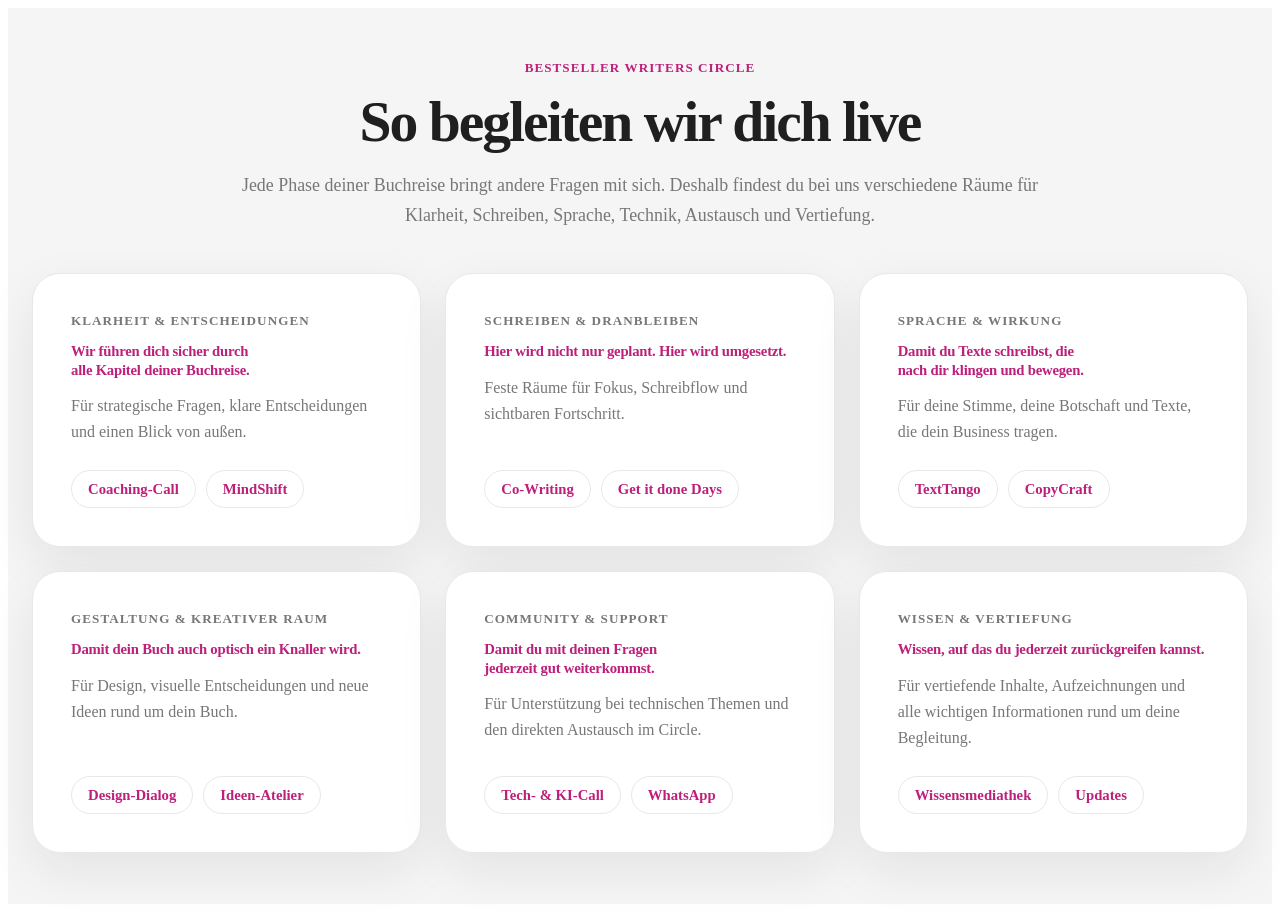
<file: index.html>
<!doctype html>
<html lang="de">
<head>
  <meta charset="utf-8">
  <meta name="viewport" content="width=device-width, initial-scale=1">
  <meta name="description" content="Vorschau der Programmbegleitung im BestSeller Writers Circle">
  <title>BestSeller Writers Circle – Programmbegleitung</title>
  <link rel="stylesheet" href="styles.css">
</head>
<body>
  <main>
    <section class="bswc-program" aria-labelledby="bswc-program-title">
      <div class="bswc-program__inner">
        <header class="bswc-program__header">
          <p class="bswc-program__eyebrow">BestSeller Writers Circle</p>
          <h1 class="bswc-program__title" id="bswc-program-title">So begleiten wir dich live</h1>
          <p class="bswc-program__intro">Jede Phase deiner Buchreise bringt andere Fragen mit sich. Deshalb findest du bei uns verschiedene Räume für Klarheit, Schreiben, Sprache, Technik, Austausch und Vertiefung.</p>
        </header>

        <div class="bswc-program__grid">
          <article class="bswc-card"><p class="bswc-card__eyebrow">Klarheit &amp; Entscheidungen</p><h2 class="bswc-card__title">Wir führen dich sicher durch alle Kapitel deiner Buchreise.</h2><p class="bswc-card__intro">Für strategische Fragen, klare Entscheidungen und einen Blick von außen.</p><div class="bswc-card__tags" aria-label="Formate"><span class="bswc-tag">Coaching-Call</span><span class="bswc-tag">MindShift</span></div></article>
          <article class="bswc-card"><p class="bswc-card__eyebrow">Schreiben &amp; Dranbleiben</p><h2 class="bswc-card__title">Hier wird nicht nur geplant. Hier wird umgesetzt.</h2><p class="bswc-card__intro">Feste Räume für Fokus, Schreibflow und sichtbaren Fortschritt.</p><div class="bswc-card__tags" aria-label="Formate"><span class="bswc-tag">Co-Writing</span><span class="bswc-tag">Get it done Days</span></div></article>
          <article class="bswc-card"><p class="bswc-card__eyebrow">Sprache &amp; Wirkung</p><h2 class="bswc-card__title">Damit du Texte schreibst, die nach dir klingen und bewegen.</h2><p class="bswc-card__intro">Für deine Stimme, deine Botschaft und Texte, die dein Business tragen.</p><div class="bswc-card__tags" aria-label="Formate"><span class="bswc-tag">TextTango</span><span class="bswc-tag">CopyCraft</span></div></article>
          <article class="bswc-card"><p class="bswc-card__eyebrow">Gestaltung &amp; kreativer Raum</p><h2 class="bswc-card__title">Damit dein Buch auch optisch ein Knaller wird.</h2><p class="bswc-card__intro">Für Design, visuelle Entscheidungen und neue Ideen rund um dein Buch.</p><div class="bswc-card__tags" aria-label="Formate"><span class="bswc-tag">Design-Dialog</span><span class="bswc-tag">Ideen-Atelier</span></div></article>
          <article class="bswc-card"><p class="bswc-card__eyebrow">Community &amp; Support</p><h2 class="bswc-card__title">Damit du mit deinen Fragen jederzeit gut weiterkommst.</h2><p class="bswc-card__intro">Für Unterstützung bei technischen Themen und den direkten Austausch im Circle.</p><div class="bswc-card__tags" aria-label="Formate"><span class="bswc-tag">Tech- &amp; KI-Call</span><span class="bswc-tag">WhatsApp</span></div></article>
          <article class="bswc-card"><p class="bswc-card__eyebrow">Wissen &amp; Vertiefung</p><h2 class="bswc-card__title">Wissen, auf das du jederzeit zurückgreifen kannst.</h2><p class="bswc-card__intro">Für vertiefende Inhalte, Aufzeichnungen und alle wichtigen Informationen rund um deine Begleitung.</p><div class="bswc-card__tags" aria-label="Formate"><span class="bswc-tag">Wissensmediathek</span><span class="bswc-tag">Updates</span></div></article>
        </div>
      </div>
    </section>
  </main>
</body>
</html>
</file>
<file: styles.css>
.bswc-program{--bswc-magenta:var(--magenta,#bd1f7a);--bswc-magenta-dark:var(--magenta-dark,#94145f);--bswc-text:var(--text,#1f1f1f);--bswc-muted:var(--muted,#777);--bswc-bg:var(--background,#f5f5f5);--bswc-white:var(--white,#fff);--bswc-border:var(--border,#e8e8e8);width:100%;padding:clamp(32px,4vw,56px) 24px;background:var(--bswc-bg);color:var(--bswc-text);font-family:inherit}.bswc-program,.bswc-program *{box-sizing:border-box}.bswc-program__inner{width:min(1280px,100%);margin:0 auto}.bswc-program__header{max-width:820px;margin:0 auto clamp(40px,6vw,42px);text-align:center}.bswc-program__eyebrow{margin:0;color:var(--bswc-magenta);font-size:.82rem;font-weight:700;letter-spacing:.08em;line-height:1.4;text-transform:uppercase}.bswc-program__title{margin:14px 0 18px;font-size:clamp(2.1rem,4.5vw,4rem);line-height:1.05;letter-spacing:-.035em;text-wrap:balance}.bswc-program__intro{max-width:920px;margin:0 auto;color:var(--bswc-muted);font-size:clamp(1rem,1.4vw,1.18rem);line-height:1.7}.bswc-program__grid{display:grid;grid-template-columns:repeat(3,minmax(0,1fr));gap:24px;align-items:stretch}.bswc-card{min-width:0;display:flex;flex-direction:column;padding:clamp(26px,3vw,38px);border:1px solid var(--bswc-border);border-radius:28px;background:var(--bswc-white);box-shadow:0 18px 50px rgba(31,31,31,.08);transition:transform .22s ease,box-shadow .22s ease,border-color .22s ease}.bswc-card:hover{transform:translateY(-4px);border-color:rgba(189,31,122,.22);box-shadow:0 24px 60px rgba(31,31,31,.12)}.bswc-card__eyebrow{margin:0;color:var(--bswc-muted);font-size:.82rem;font-weight:700;letter-spacing:.08em;line-height:1.4;text-transform:uppercase}.bswc-card__title{margin:12px 0 14px;color:var(--bswc-magenta);font-size:clamp(.834rem,1.15vw,1.15rem);font-weight:700;line-height:1.25;color:var(--bswc-magenta)!important;letter-spacing:-.015em;text-wrap:balance}.bswc-card__intro{margin:0 0 24px;color:var(--bswc-muted);font-size:1rem;line-height:1.65}.bswc-card__tags{display:flex;flex-wrap:wrap;gap:10px;margin-top:auto}.bswc-tag{display:inline-flex;align-items:center;min-height:38px;padding:7px 16px;border:1px solid var(--bswc-border);border-radius:999px;background:var(--bswc-white);color:var(--bswc-magenta);font-size:.92rem;font-weight:700;line-height:1.25;white-space:normal}@media(max-width:1024px){.bswc-program__grid{grid-template-columns:repeat(2,minmax(0,1fr))}}@media(max-width:680px){.bswc-program{padding:32px 16px}.bswc-program__grid{grid-template-columns:minmax(0,1fr);gap:18px}.bswc-card{padding:24px 20px;border-radius:22px}.bswc-card__title{font-size:1.15rem}.bswc-tag{min-height:36px;padding:6px 14px;font-size:.9rem}}@media(prefers-reduced-motion:reduce){.bswc-card{transition:none}.bswc-card:hover{transform:none}}
</file>
